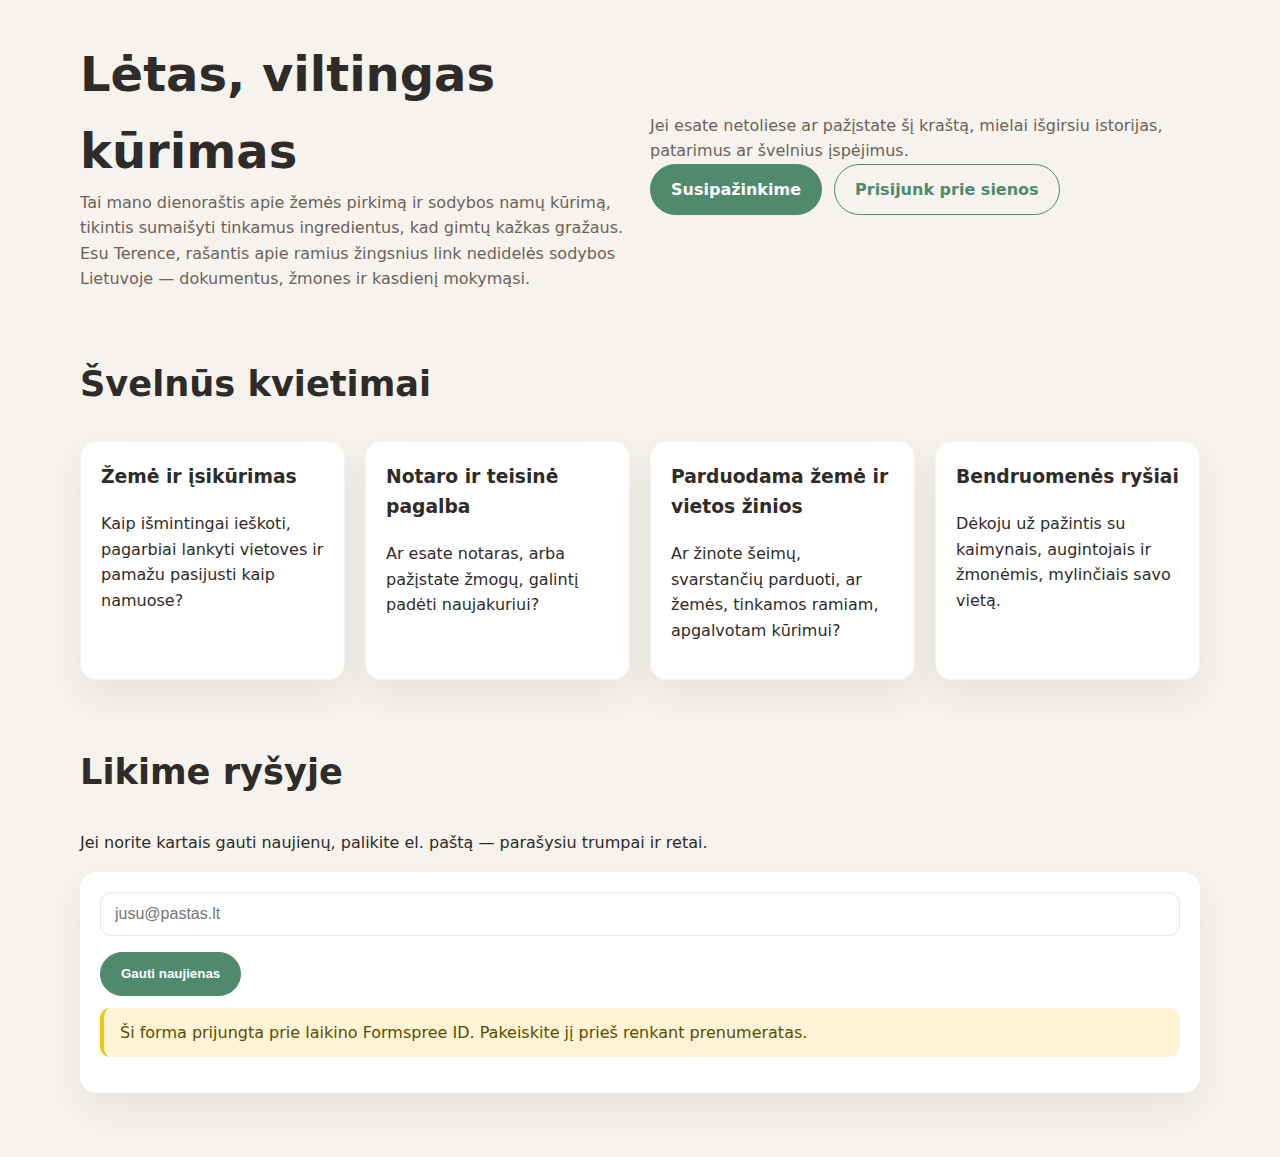
<file: index.html>
<!DOCTYPE html>
<html lang="lt">
  <head>
    <meta charset="UTF-8" />
    <meta name="viewport" content="width=device-width, initial-scale=1" />
    <title data-i18n="title_home">cepelinai | Home</title>
    <link rel="stylesheet" href="./assets/css/style.css" />
  </head>
  <body>
    <a class="skip-link" href="#main" data-i18n="skip_link">Skip to content</a>
    <div id="site-header"></div>

    <main id="main">
      <div class="container">
        <section class="hero">
          <div>
            <h1 data-i18n="hero_title">A slow, hopeful build</h1>
            <p data-i18n="hero_sentence">
              This is my journal on the process of purchasing land and building a homestead home, hoping to mix the right ingredients to make something beautiful.
            </p>
            <p data-i18n="hero_support">
              I’m Terence, writing down the quiet steps toward a small homestead in Lithuania — the paperwork, the people, and the everyday learning.
            </p>
          </div>
          <div>
            <p data-i18n="hero_support_two">
              If you’re nearby or know the land, I’d love to hear stories, advice, or gentle warnings from those who’ve walked this road.
            </p>
            <div class="button-row">
              <a class="button" href="./about.html" data-i18n="hero_button_meet">Meet me</a>
              <a class="button secondary" href="./wall.html" data-i18n="hero_button_wall">Join the wall</a>
            </div>
          </div>
        </section>

        <section class="section">
          <h2 data-i18n="gentle_title">Gentle invitations</h2>
          <div class="card-grid four">
            <article class="card">
              <h3 data-i18n="card_land_title">Land and settling in</h3>
              <p data-i18n="card_land_body">
                How do you search wisely, visit villages respectfully, and begin to feel at home?
              </p>
            </article>
            <article class="card">
              <h3 data-i18n="card_notary_title">Notary and legal guidance</h3>
              <p data-i18n="card_notary_body">
                Are you a notary, or do you know one who can guide a newcomer through the process?
              </p>
            </article>
            <article class="card">
              <h3 data-i18n="card_sale_title">Land for sale and local knowledge</h3>
              <p data-i18n="card_sale_body">
                Do you know families considering a sale, or land that might fit a slow, careful build?
              </p>
            </article>
            <article class="card">
              <h3 data-i18n="card_community_title">Community connections</h3>
              <p data-i18n="card_community_body">
                I’m grateful for introductions to neighbors, growers, and people who love their place.
              </p>
            </article>
          </div>
        </section>

        <section class="section">
          <h2 data-i18n="stay_title">Stay connected</h2>
          <p data-i18n="stay_body">
            If you’d like occasional updates, leave your email and I’ll send a short note now and then.
          </p>
          <div class="form-card">
            <form action="https://formspree.io/f/yourFormId" method="POST" data-form>
              <label class="visually-hidden" for="home-email" data-i18n="stay_email_label">Email address</label>
              <div class="form-field">
                <input
                  id="home-email"
                  type="email"
                  name="email"
                  required
                  data-i18n="stay_email_placeholder"
                  data-i18n-attr="placeholder"
                  placeholder="you@example.com"
                />
              </div>
              <div class="form-actions">
                <button class="button" type="submit" data-i18n="stay_button">Join updates</button>
              </div>
              <p class="form-warning" data-form-warning hidden data-i18n="stay_warning">
                This email form is connected to a placeholder Formspree ID. Replace it before collecting signups.
              </p>
              <p class="form-status" data-status role="status"></p>
            </form>
          </div>
        </section>
      </div>
    </main>

    <div id="site-footer"></div>
    <script src="./assets/js/script.js" defer></script>
  </body>
</html>
</file>
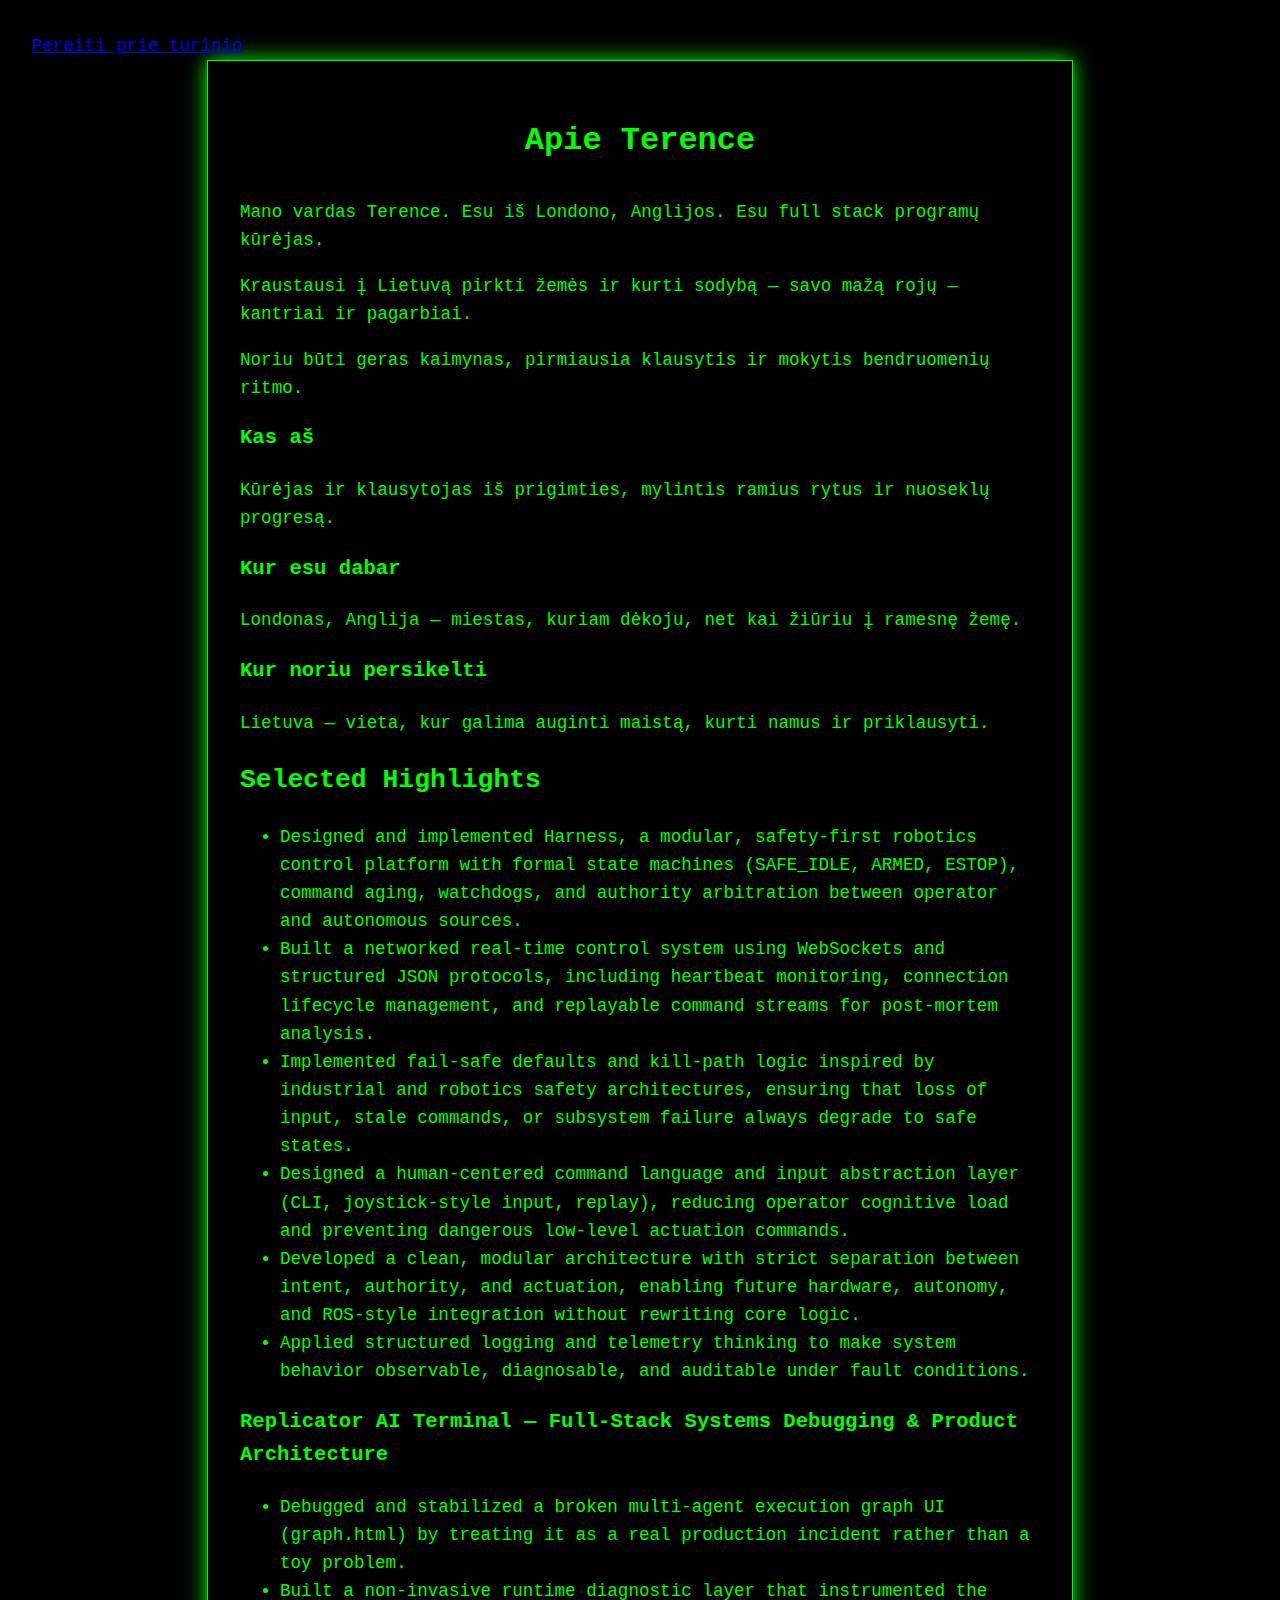
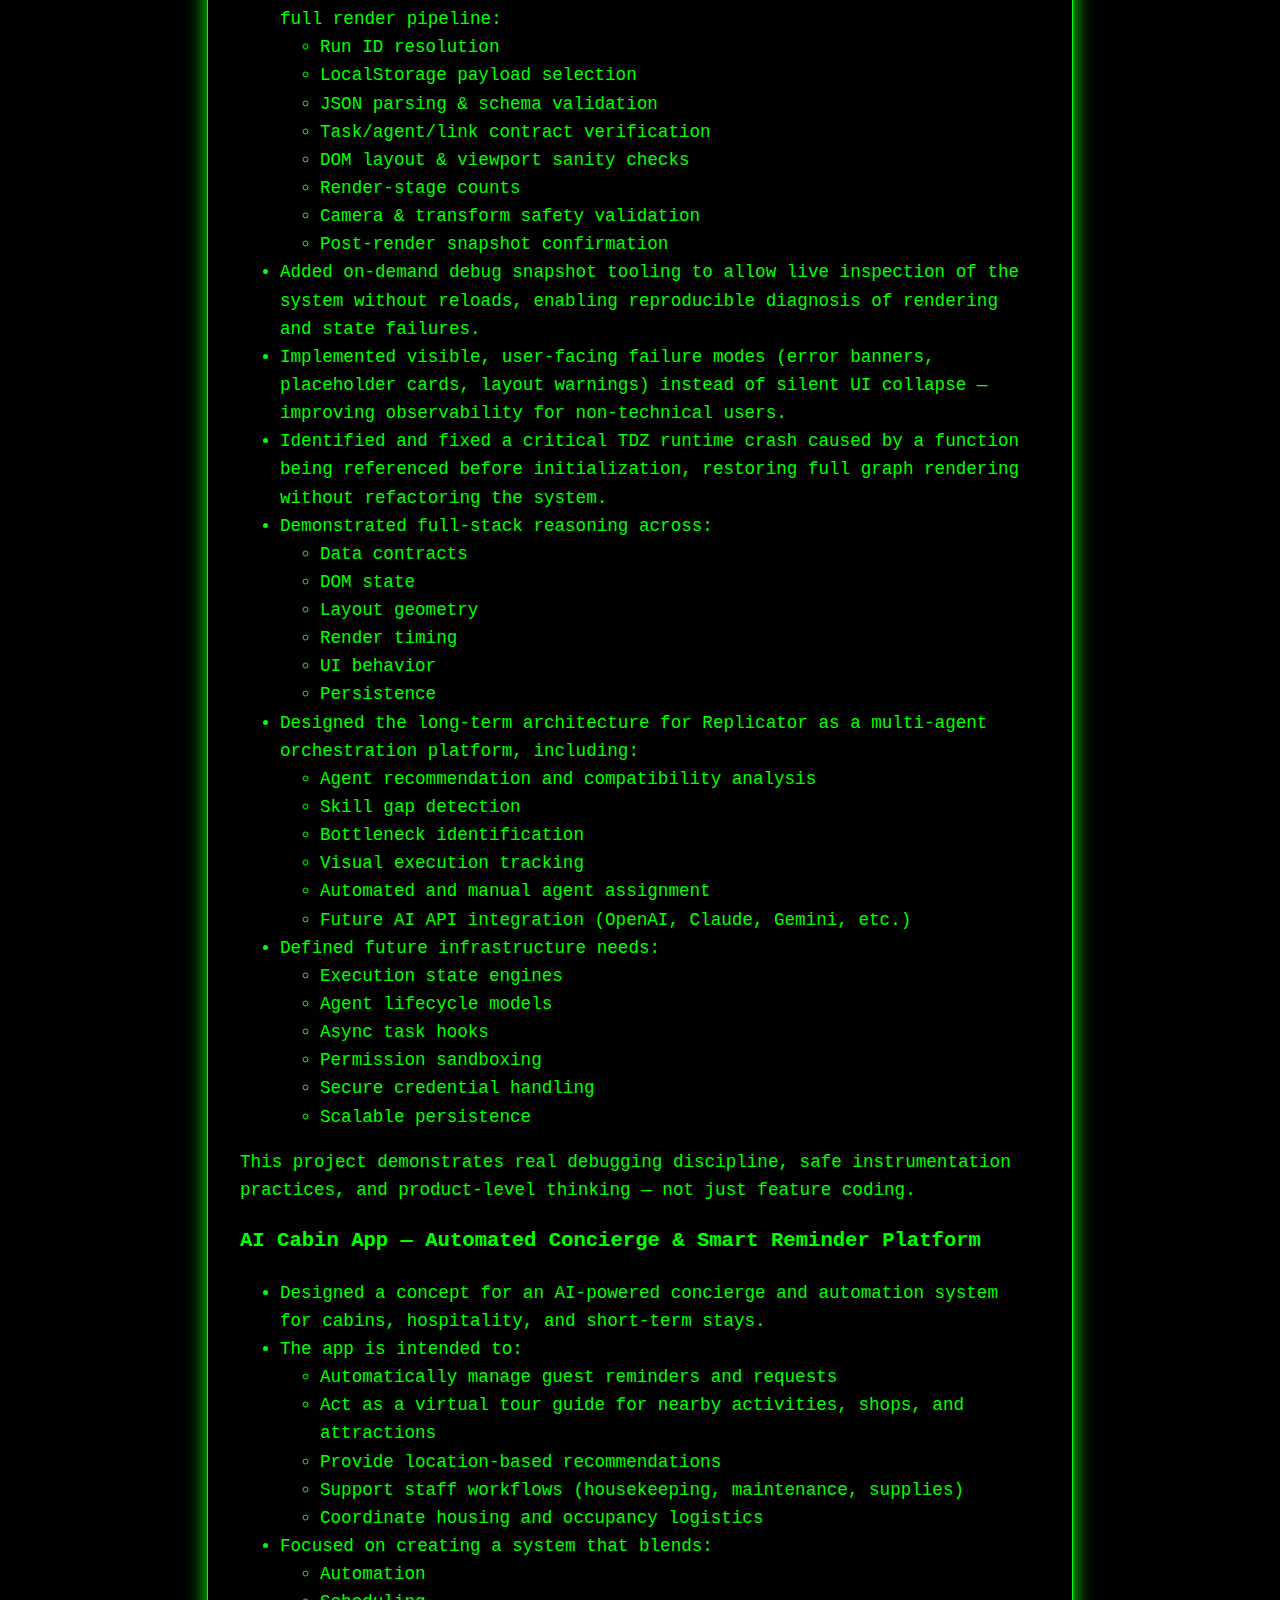
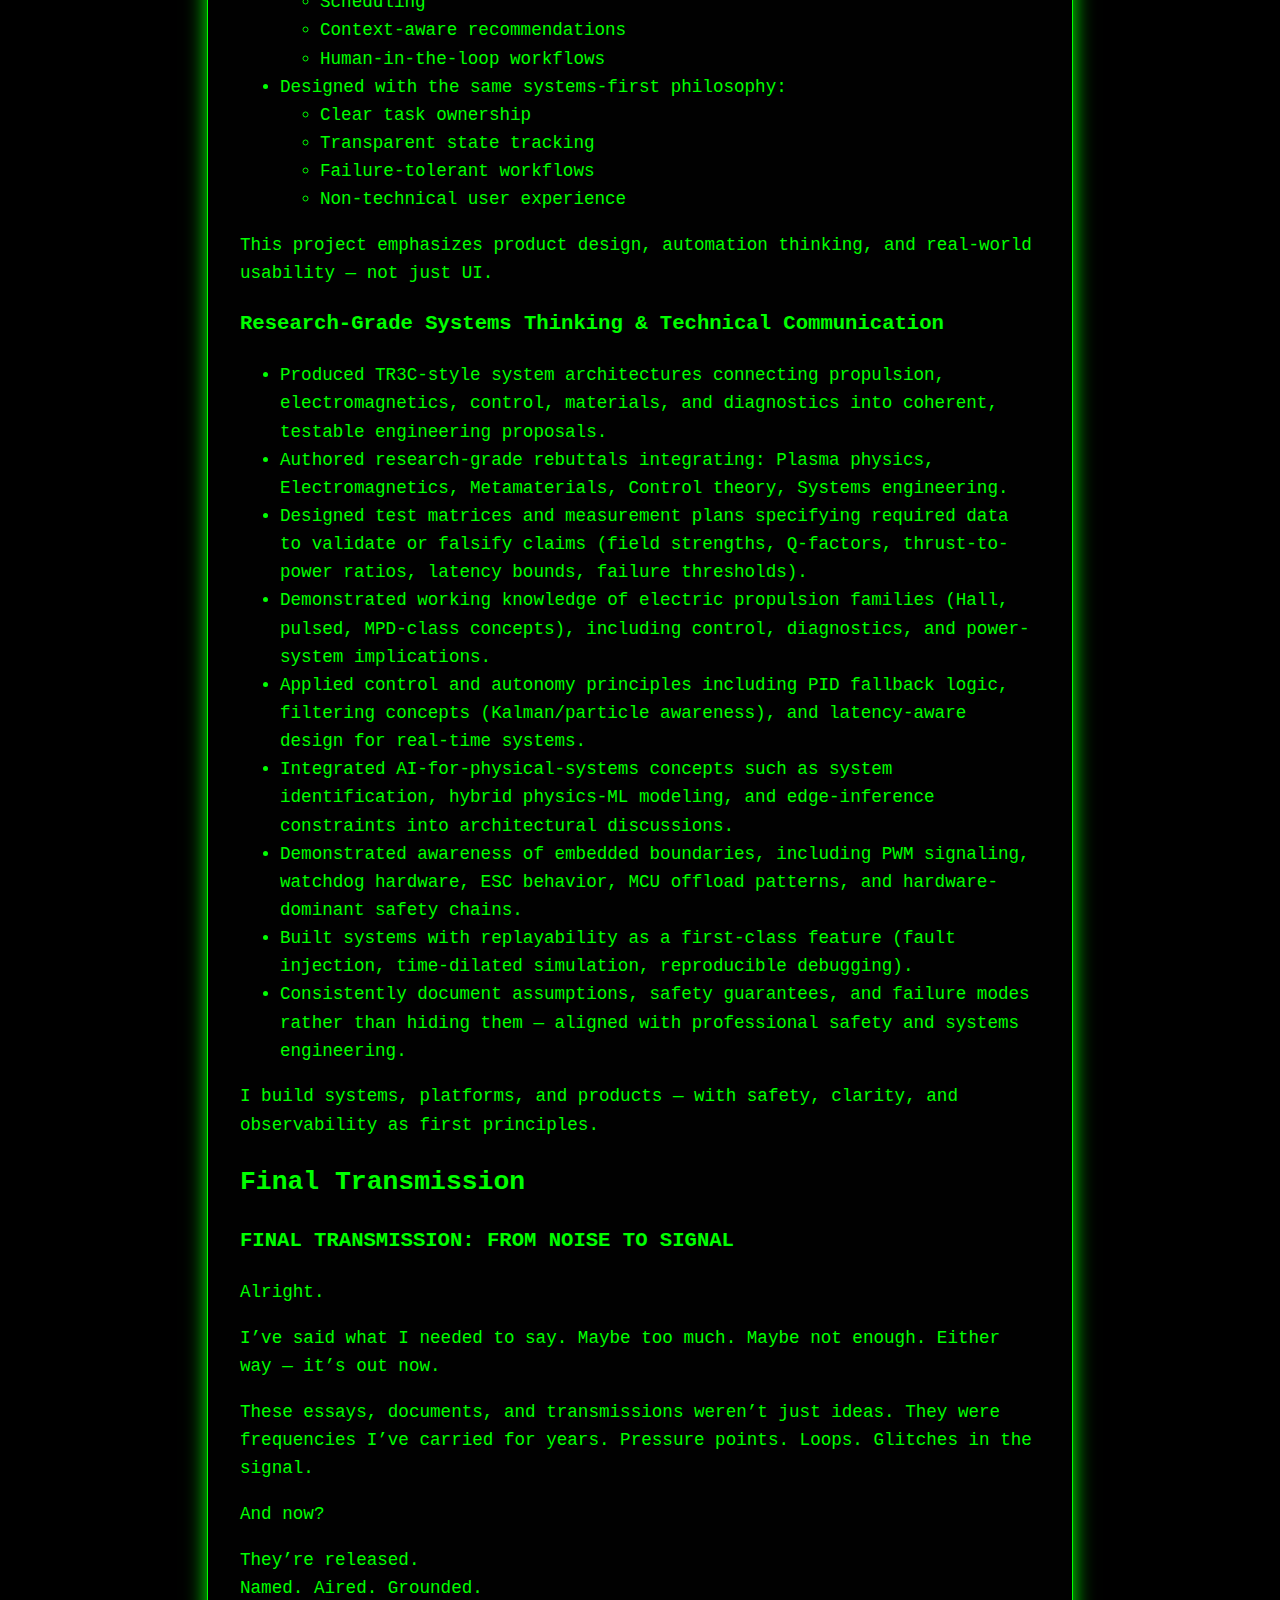
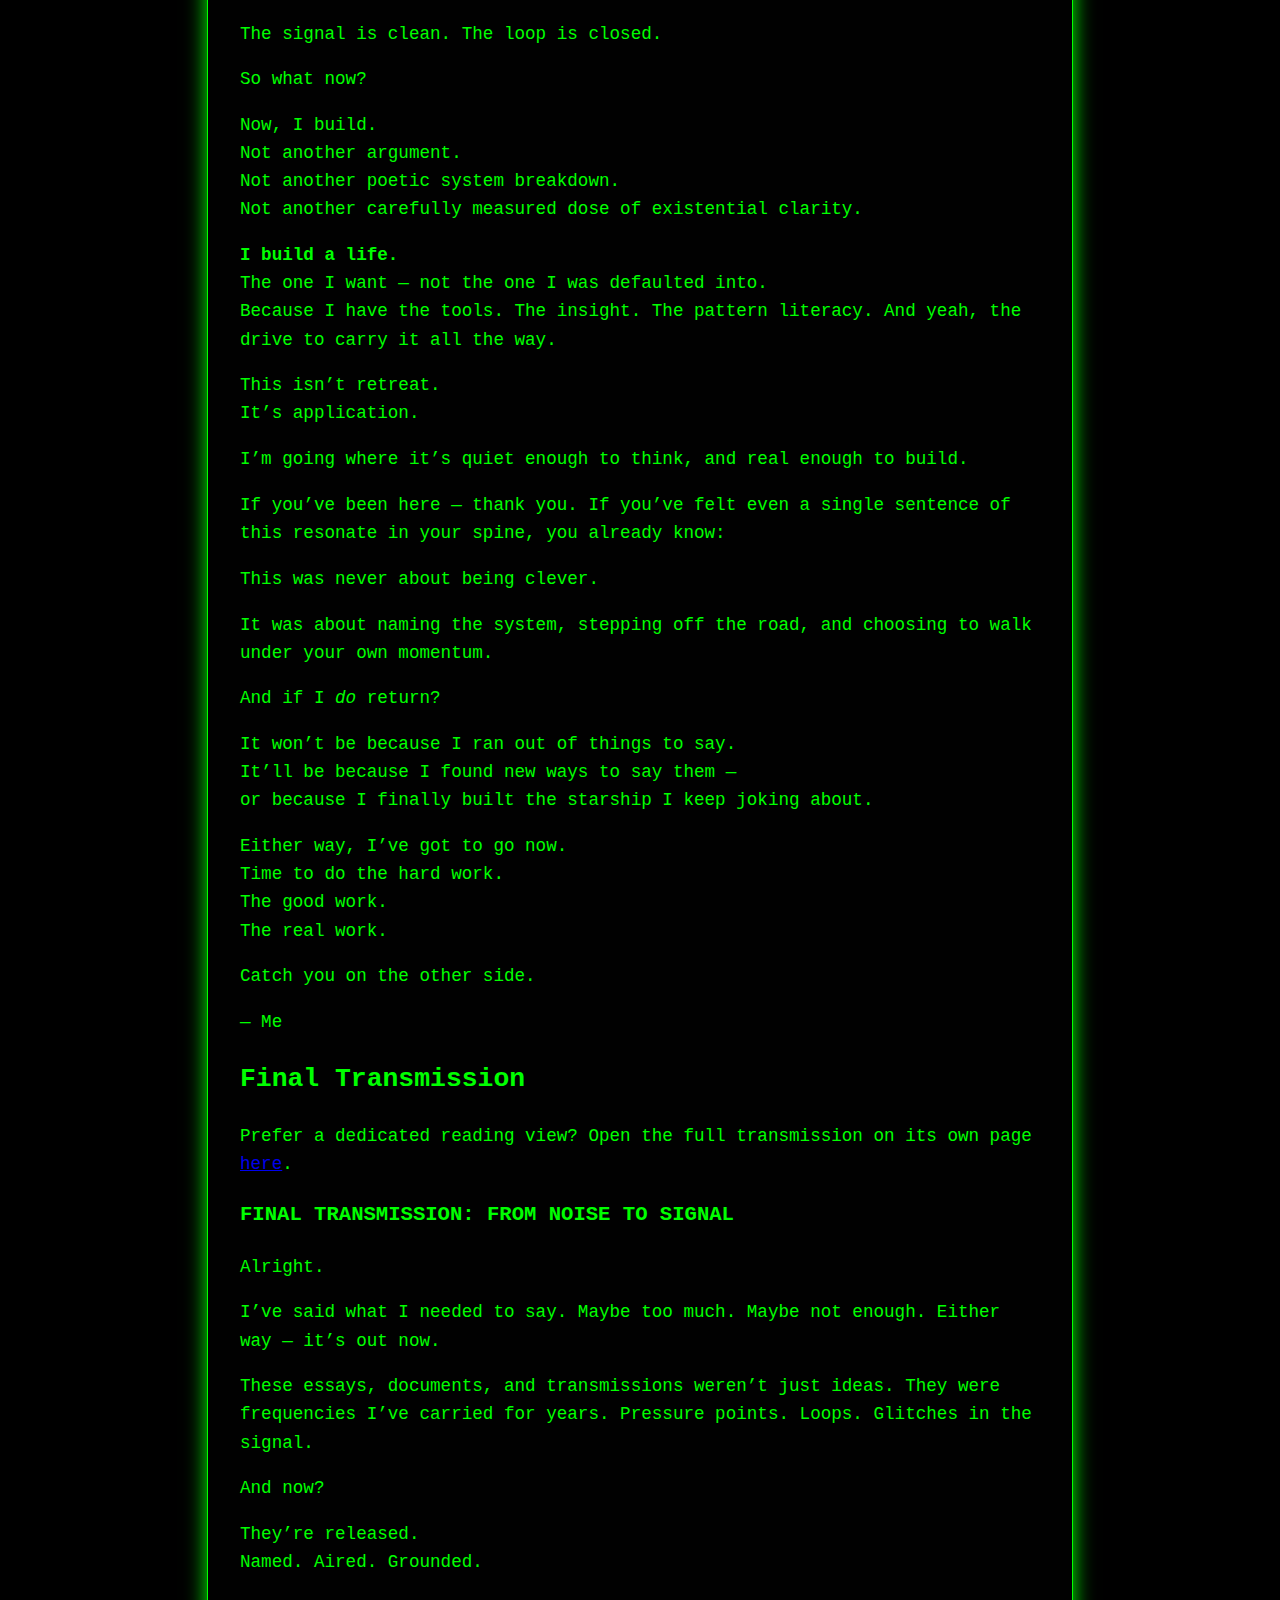
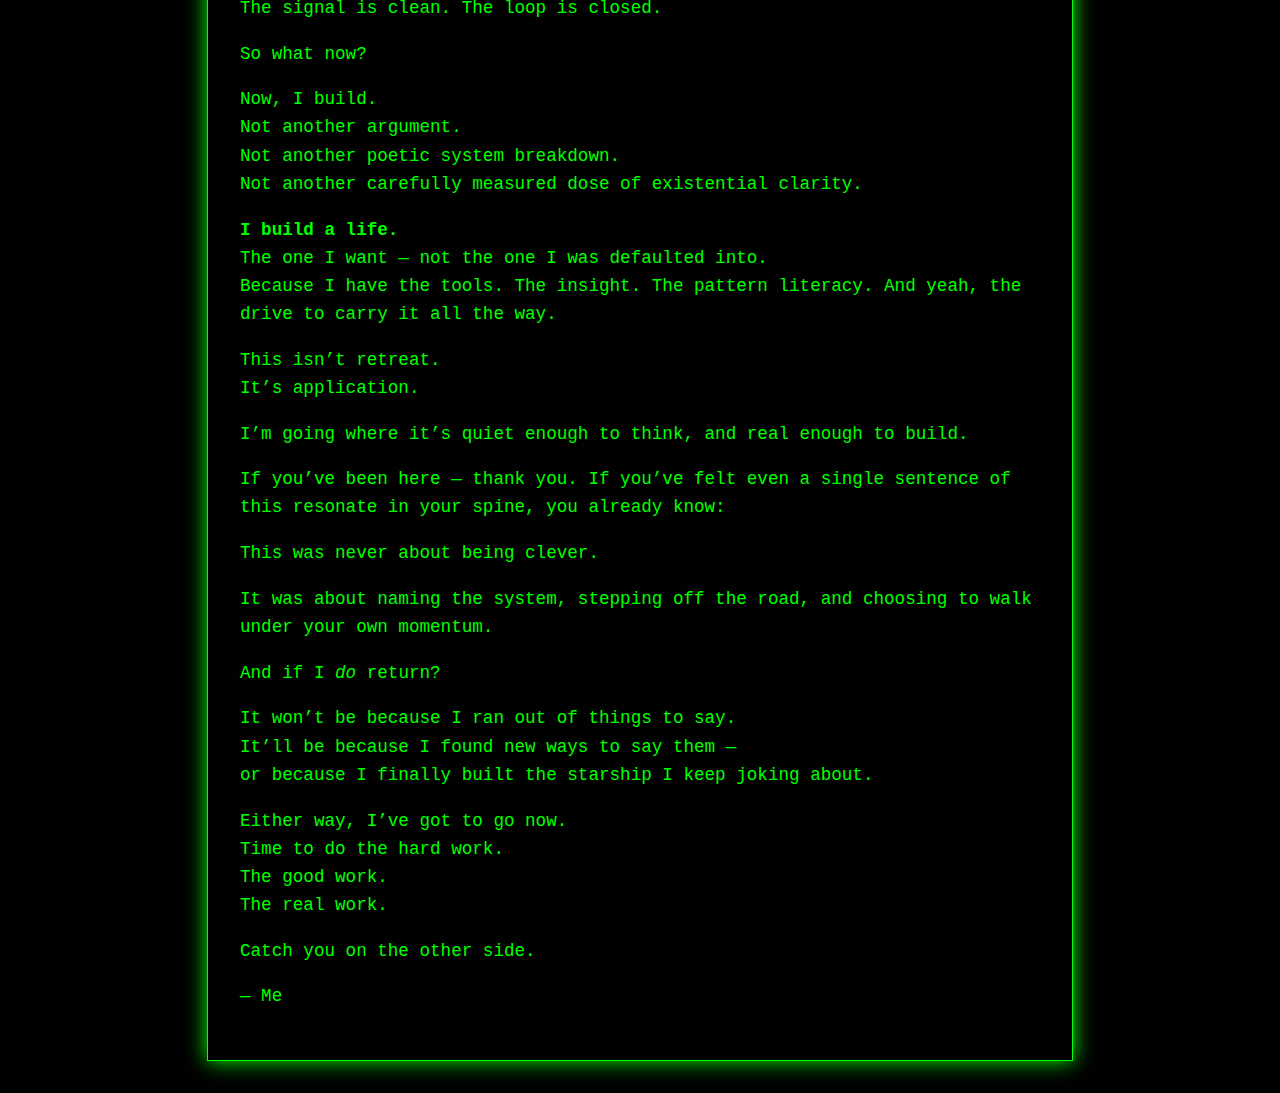
<file: about.html>
<!DOCTYPE html>
<html lang="en">
  <head>
    <meta charset="UTF-8" />
    <meta name="viewport" content="width=device-width, initial-scale=1.0" />
    <title>Final Transmission</title>
    <style>
      body {
        margin: 0;
        padding: 2rem;
        background-color: #000;
        color: #0f0;
        font-family: "Courier New", Courier, monospace;
        line-height: 1.6;
        font-size: 1.1rem;
      }
      .container {
        max-width: 800px;
        margin: auto;
        border: 1px solid #0f0;
        padding: 2rem;
        background-color: #010101;
        box-shadow: 0 0 20px #0f0;
      }
      .glow {
        text-shadow: 0 0 5px #0f0, 0 0 10px #0f0;
      }
      h1 {
        color: #0f0;
        font-size: 2rem;
        margin-bottom: 2rem;
        text-align: center;
      }
      .footer {
        margin-top: 3rem;
        font-size: 0.9rem;
        color: #080;
        text-align: center;
      }
    </style>
  </head>
  <body>
    <a class="skip-link" href="#main" data-i18n="skip_link">Skip to content</a>
    <div id="site-header"></div>

    <main id="main">
      <div class="container">
        <h1 class="page-title" data-i18n="about_title">About Terence</h1>
        <p data-i18n="about_intro_one">
          My name is Terence. I’m from London, England. I’m a full stack software developer.
        </p>
        <p data-i18n="about_intro_two">
          I’m relocating to Lithuania to buy land and build a homestead — my own bit of paradise — and I want to do it with patience and respect.
        </p>
        <p data-i18n="about_intro_three">
          I hope to be a good neighbour, listen first, and learn the rhythms of the communities I’m joining.
        </p>

        <section class="section">
          <div class="card-grid">
            <article class="card">
              <h3 data-i18n="about_card_one_title">Who I am</h3>
              <p data-i18n="about_card_one_body">
                A maker, listener, and builder at heart, with a love for calm mornings and steady progress.
              </p>
            </article>
            <article class="card">
              <h3 data-i18n="about_card_two_title">Where I am now</h3>
              <p data-i18n="about_card_two_body">
                London, England — a city I’m grateful for, even as I look toward quieter soil.
              </p>
            </article>
            <article class="card">
              <h3 data-i18n="about_card_three_title">Where I hope to move</h3>
              <p data-i18n="about_card_three_body">
                Lithuania — somewhere with space to grow food, build a home, and belong.
              </p>
            </article>
          </div>
        </section>

        <section class="section">
          <h2>Selected Highlights</h2>

          <section class="card">
            <ul>
              <li>
                Designed and implemented Harness, a modular, safety-first robotics control platform with formal state
                machines (SAFE_IDLE, ARMED, ESTOP), command aging, watchdogs, and authority arbitration between operator
                and autonomous sources.
              </li>
              <li>
                Built a networked real-time control system using WebSockets and structured JSON protocols, including
                heartbeat monitoring, connection lifecycle management, and replayable command streams for post-mortem
                analysis.
              </li>
              <li>
                Implemented fail-safe defaults and kill-path logic inspired by industrial and robotics safety
                architectures, ensuring that loss of input, stale commands, or subsystem failure always degrade to safe
                states.
              </li>
              <li>
                Designed a human-centered command language and input abstraction layer (CLI, joystick-style input,
                replay), reducing operator cognitive load and preventing dangerous low-level actuation commands.
              </li>
              <li>
                Developed a clean, modular architecture with strict separation between intent, authority, and actuation,
                enabling future hardware, autonomy, and ROS-style integration without rewriting core logic.
              </li>
              <li>
                Applied structured logging and telemetry thinking to make system behavior observable, diagnosable, and
                auditable under fault conditions.
              </li>
            </ul>
          </section>

          <section class="card">
            <h3>Replicator AI Terminal — Full-Stack Systems Debugging &amp; Product Architecture</h3>
            <ul>
              <li>
                Debugged and stabilized a broken multi-agent execution graph UI (graph.html) by treating it as a real
                production incident rather than a toy problem.
              </li>
              <li>
                Built a non-invasive runtime diagnostic layer that instrumented the full render pipeline:
                <ul>
                  <li>Run ID resolution</li>
                  <li>LocalStorage payload selection</li>
                  <li>JSON parsing &amp; schema validation</li>
                  <li>Task/agent/link contract verification</li>
                  <li>DOM layout &amp; viewport sanity checks</li>
                  <li>Render-stage counts</li>
                  <li>Camera &amp; transform safety validation</li>
                  <li>Post-render snapshot confirmation</li>
                </ul>
              </li>
              <li>
                Added on-demand debug snapshot tooling to allow live inspection of the system without reloads, enabling
                reproducible diagnosis of rendering and state failures.
              </li>
              <li>
                Implemented visible, user-facing failure modes (error banners, placeholder cards, layout warnings)
                instead of silent UI collapse — improving observability for non-technical users.
              </li>
              <li>
                Identified and fixed a critical TDZ runtime crash caused by a function being referenced before
                initialization, restoring full graph rendering without refactoring the system.
              </li>
              <li>
                Demonstrated full-stack reasoning across:
                <ul>
                  <li>Data contracts</li>
                  <li>DOM state</li>
                  <li>Layout geometry</li>
                  <li>Render timing</li>
                  <li>UI behavior</li>
                  <li>Persistence</li>
                </ul>
              </li>
              <li>
                Designed the long-term architecture for Replicator as a multi-agent orchestration platform, including:
                <ul>
                  <li>Agent recommendation and compatibility analysis</li>
                  <li>Skill gap detection</li>
                  <li>Bottleneck identification</li>
                  <li>Visual execution tracking</li>
                  <li>Automated and manual agent assignment</li>
                  <li>Future AI API integration (OpenAI, Claude, Gemini, etc.)</li>
                </ul>
              </li>
              <li>
                Defined future infrastructure needs:
                <ul>
                  <li>Execution state engines</li>
                  <li>Agent lifecycle models</li>
                  <li>Async task hooks</li>
                  <li>Permission sandboxing</li>
                  <li>Secure credential handling</li>
                  <li>Scalable persistence</li>
                </ul>
              </li>
            </ul>
            <p>
              This project demonstrates real debugging discipline, safe instrumentation practices, and product-level
              thinking — not just feature coding.
            </p>
          </section>

          <section class="card">
            <h3>AI Cabin App — Automated Concierge &amp; Smart Reminder Platform</h3>
            <ul>
              <li>
                Designed a concept for an AI-powered concierge and automation system for cabins, hospitality, and
                short-term stays.
              </li>
              <li>
                The app is intended to:
                <ul>
                  <li>Automatically manage guest reminders and requests</li>
                  <li>Act as a virtual tour guide for nearby activities, shops, and attractions</li>
                  <li>Provide location-based recommendations</li>
                  <li>Support staff workflows (housekeeping, maintenance, supplies)</li>
                  <li>Coordinate housing and occupancy logistics</li>
                </ul>
              </li>
              <li>
                Focused on creating a system that blends:
                <ul>
                  <li>Automation</li>
                  <li>Scheduling</li>
                  <li>Context-aware recommendations</li>
                  <li>Human-in-the-loop workflows</li>
                </ul>
              </li>
              <li>
                Designed with the same systems-first philosophy:
                <ul>
                  <li>Clear task ownership</li>
                  <li>Transparent state tracking</li>
                  <li>Failure-tolerant workflows</li>
                  <li>Non-technical user experience</li>
                </ul>
              </li>
            </ul>
            <p>This project emphasizes product design, automation thinking, and real-world usability — not just UI.</p>
          </section>

          <section class="card">
            <h3>Research-Grade Systems Thinking &amp; Technical Communication</h3>
            <ul>
              <li>
                Produced TR3C-style system architectures connecting propulsion, electromagnetics, control, materials, and
                diagnostics into coherent, testable engineering proposals.
              </li>
              <li>
                Authored research-grade rebuttals integrating: Plasma physics, Electromagnetics, Metamaterials, Control
                theory, Systems engineering.
              </li>
              <li>
                Designed test matrices and measurement plans specifying required data to validate or falsify claims
                (field strengths, Q-factors, thrust-to-power ratios, latency bounds, failure thresholds).
              </li>
              <li>
                Demonstrated working knowledge of electric propulsion families (Hall, pulsed, MPD-class concepts),
                including control, diagnostics, and power-system implications.
              </li>
              <li>
                Applied control and autonomy principles including PID fallback logic, filtering concepts (Kalman/particle
                awareness), and latency-aware design for real-time systems.
              </li>
              <li>
                Integrated AI-for-physical-systems concepts such as system identification, hybrid physics-ML modeling,
                and edge-inference constraints into architectural discussions.
              </li>
              <li>
                Demonstrated awareness of embedded boundaries, including PWM signaling, watchdog hardware, ESC behavior,
                MCU offload patterns, and hardware-dominant safety chains.
              </li>
              <li>
                Built systems with replayability as a first-class feature (fault injection, time-dilated simulation,
                reproducible debugging).
              </li>
              <li>
                Consistently document assumptions, safety guarantees, and failure modes rather than hiding them — aligned
                with professional safety and systems engineering.
              </li>
            </ul>
          </section>

          <p>I build systems, platforms, and products — with safety, clarity, and observability as first principles.</p>
        </section>

        <section class="section transmission">
          <h2>Final Transmission</h2>
          <div class="transmission-panel">
            <h3 class="transmission-title">FINAL TRANSMISSION: FROM NOISE TO SIGNAL</h3>
            <p>Alright.</p>
            <p>I’ve said what I needed to say. Maybe too much. Maybe not enough. Either way — it’s out now.</p>
            <p>
              These essays, documents, and transmissions weren’t just ideas. They were frequencies I’ve carried for
              years. Pressure points. Loops. Glitches in the signal.
            </p>
            <p>And now?</p>
            <p>They’re released.<br />Named. Aired. Grounded.</p>
            <p>The signal is clean. The loop is closed.</p>
            <p>So what now?</p>
            <p>
              Now, I build.<br />
              Not another argument.<br />
              Not another poetic system breakdown.<br />
              Not another carefully measured dose of existential clarity.
            </p>
            <p>
              <strong>I build a life.</strong><br />
              The one I want — not the one I was defaulted into.<br />
              Because I have the tools. The insight. The pattern literacy. And yeah, the drive to carry it all the way.
            </p>
            <p>This isn’t retreat.<br />It’s application.</p>
            <p>I’m going where it’s quiet enough to think, and real enough to build.</p>
            <p>
              If you’ve been here — thank you. If you’ve felt even a single sentence of this resonate in your spine, you
              already know:
            </p>
            <p>This was never about being clever.</p>
            <p>It was about naming the system, stepping off the road, and choosing to walk under your own momentum.</p>
            <p>And if I <em>do</em> return?</p>
            <p>
              It won’t be because I ran out of things to say.<br />
              It’ll be because I found new ways to say them —<br />
              or because I finally built the starship I keep joking about.
            </p>
            <p>
              Either way, I’ve got to go now.<br />
              Time to do the hard work.<br />
              The good work.<br />
              The real work.
            </p>
            <p class="transmission-signoff">Catch you on the other side.</p>
            <p class="transmission-footer">— Me</p>
          </div>
        </section>

        <section class="section transmission">
          <h2>Final Transmission</h2>
          <p>
            Prefer a dedicated reading view? Open the full transmission on its own page
            <a href="./final-transmission.html">here</a>.
          </p>
          <div class="transmission-panel">
            <h3 class="transmission-title">FINAL TRANSMISSION: FROM NOISE TO SIGNAL</h3>
            <p>Alright.</p>
            <p>I’ve said what I needed to say. Maybe too much. Maybe not enough. Either way — it’s out now.</p>
            <p>
              These essays, documents, and transmissions weren’t just ideas. They were frequencies I’ve carried for
              years. Pressure points. Loops. Glitches in the signal.
            </p>
            <p>And now?</p>
            <p>They’re released.<br />Named. Aired. Grounded.</p>
            <p>The signal is clean. The loop is closed.</p>
            <p>So what now?</p>
            <p>
              Now, I build.<br />
              Not another argument.<br />
              Not another poetic system breakdown.<br />
              Not another carefully measured dose of existential clarity.
            </p>
            <p>
              <strong>I build a life.</strong><br />
              The one I want — not the one I was defaulted into.<br />
              Because I have the tools. The insight. The pattern literacy. And yeah, the drive to carry it all the way.
            </p>
            <p>This isn’t retreat.<br />It’s application.</p>
            <p>I’m going where it’s quiet enough to think, and real enough to build.</p>
            <p>
              If you’ve been here — thank you. If you’ve felt even a single sentence of this resonate in your spine, you
              already know:
            </p>
            <p>This was never about being clever.</p>
            <p>It was about naming the system, stepping off the road, and choosing to walk under your own momentum.</p>
            <p>And if I <em>do</em> return?</p>
            <p>
              It won’t be because I ran out of things to say.<br />
              It’ll be because I found new ways to say them —<br />
              or because I finally built the starship I keep joking about.
            </p>
            <p>
              Either way, I’ve got to go now.<br />
              Time to do the hard work.<br />
              The good work.<br />
              The real work.
            </p>
            <p class="transmission-signoff">Catch you on the other side.</p>
            <p class="transmission-footer">— Me</p>
          </div>
        </section>
      </div>
    </main>

    <div id="site-footer"></div>
    <script src="./assets/js/script.js" defer></script>
  </body>
</html>
</file>
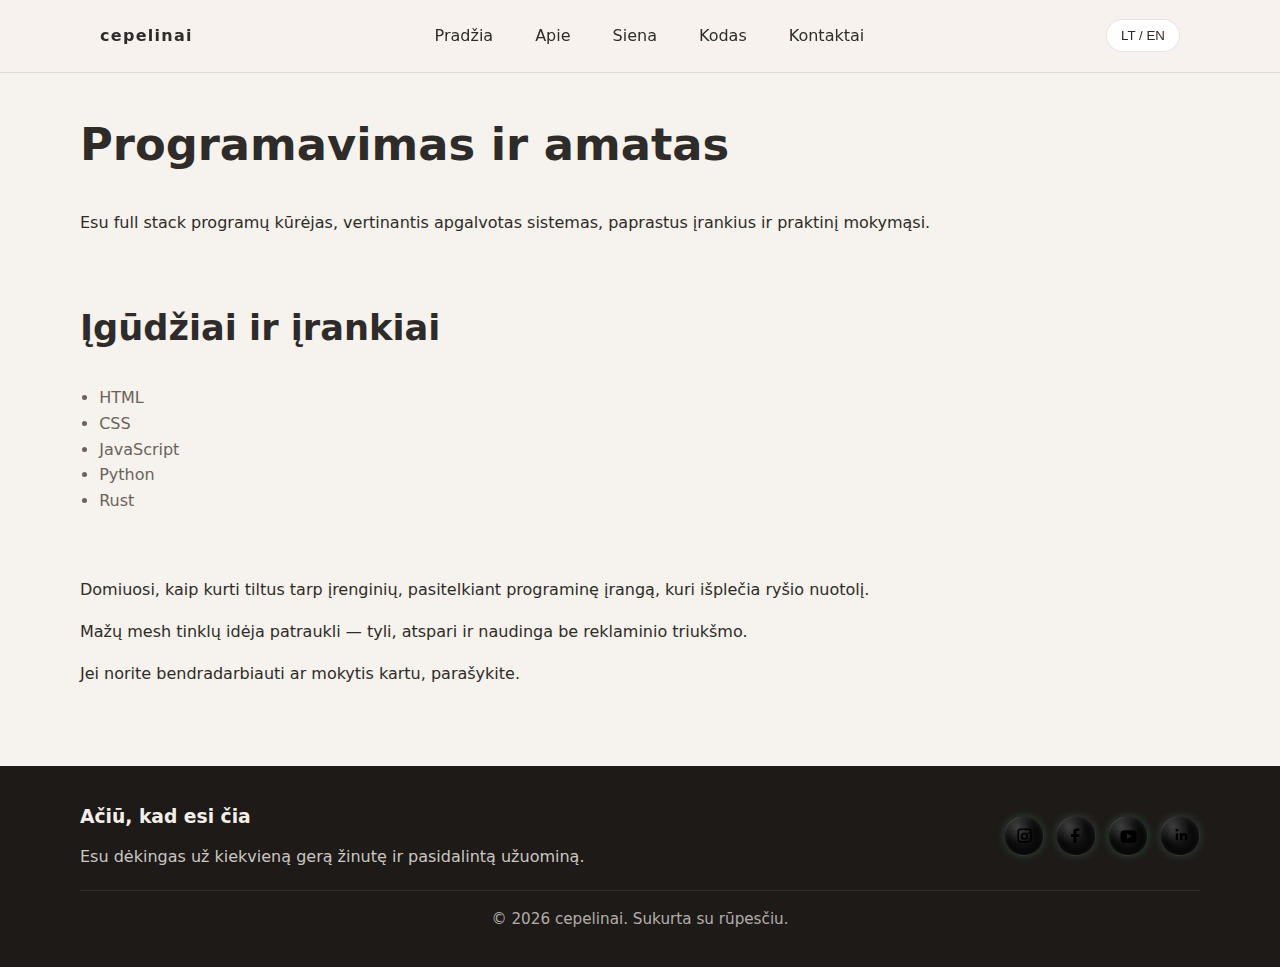
<file: code.html>
<!DOCTYPE html>
<html lang="lt">
  <head>
    <meta charset="UTF-8" />
    <meta name="viewport" content="width=device-width, initial-scale=1" />
    <title data-i18n="title_code">cepelinai | Code</title>
    <link rel="stylesheet" href="./assets/css/style.css?v=2" />
  </head>
  <body>
    <a class="skip-link" href="#main" data-i18n="skip_link">Skip to content</a>
    <header class="site-header">
      <div class="header-inner">
        <a class="wordmark" href="./index.html" aria-label="cepelinai" data-i18n="wordmark">cepelinai</a>
        <nav class="nav-links" aria-label="Primary">
          <a href="./index.html" data-i18n="nav_home">Home</a>
          <a href="./about.html" data-i18n="nav_about">About</a>
          <a href="./wall.html" data-i18n="nav_wall">Wall</a>
          <a href="./code.html" data-i18n="nav_code">Code</a>
          <a href="./contact.html" data-i18n="nav_contact">Contact</a>
        </nav>
        <button class="language-toggle" type="button" data-i18n="toggle_label" aria-label="Language toggle">
          LT / EN
        </button>
      </div>
    </header>

    <main id="main">
      <div class="container">
        <h1 class="page-title" data-i18n="code_title">Coding and craft</h1>
        <p data-i18n="code_intro">
          I’m a full stack software developer who loves thoughtful systems, simple tools, and practical learning.
        </p>

        <section class="section">
          <h2 data-i18n="code_skills_title">Skills and tools</h2>
          <ul class="listing">
            <li data-i18n="code_skill_html">HTML</li>
            <li data-i18n="code_skill_css">CSS</li>
            <li data-i18n="code_skill_js">JavaScript</li>
            <li data-i18n="code_skill_python">Python</li>
            <li data-i18n="code_skill_rust">Rust</li>
          </ul>
        </section>

        <section class="section">
          <p data-i18n="code_paragraph_one">
            I’m interested in ways to bridge software / harness software that extends the communication range between devices, especially for rural or off-grid spaces.
          </p>
          <p data-i18n="code_paragraph_two">
            The idea of small mesh networks is appealing — quiet, resilient, and useful without hype.
          </p>
          <p data-i18n="code_paragraph_three">
            If you want to collaborate or co-learn, I’d love to hear from you.
          </p>
        </section>
      </div>
    </main>

    <footer class="site-footer">
      <div class="footer-inner">
        <div class="footer-top">
          <div class="footer-note">
            <h3 data-i18n="footer_title">Thank you for being here</h3>
            <p data-i18n="footer_line">I’m grateful for every kind message and every shared lead.</p>
          </div>
          <div class="social-links">
            <a class="social-link ig" href="#" data-i18n="social_ig_label" data-i18n-attr="aria-label" aria-label="Instagram">
              <svg viewBox="0 0 24 24" aria-hidden="true" focusable="false">
                <path
                  d="M7 3h10a4 4 0 0 1 4 4v10a4 4 0 0 1-4 4H7a4 4 0 0 1-4-4V7a4 4 0 0 1 4-4zm0 2a2 2 0 0 0-2 2v10a2 2 0 0 0 2 2h10a2 2 0 0 0 2-2V7a2 2 0 0 0-2-2H7zm5 3.5a4.5 4.5 0 1 1 0 9 4.5 4.5 0 0 1 0-9zm0 2a2.5 2.5 0 1 0 0 5 2.5 2.5 0 0 0 0-5zm5.5-2.75a1 1 0 1 1 0 2 1 1 0 0 1 0-2z"
                />
              </svg>
            </a>
            <a class="social-link fb" href="#" data-i18n="social_fb_label" data-i18n-attr="aria-label" aria-label="Facebook">
              <svg viewBox="0 0 24 24" aria-hidden="true" focusable="false">
                <path d="M15 3h-3a4 4 0 0 0-4 4v3H5v4h3v7h4v-7h3l1-4h-4V7a1 1 0 0 1 1-1h3z" />
              </svg>
            </a>
            <a class="social-link yt" href="#" data-i18n="social_yt_label" data-i18n-attr="aria-label" aria-label="YouTube">
              <svg viewBox="0 0 24 24" aria-hidden="true" focusable="false">
                <path
                  d="M21.8 8.001a3 3 0 0 0-2.12-2.12C17.9 5.5 12 5.5 12 5.5s-5.9 0-7.68.38A3 3 0 0 0 2.2 8c-.38 1.78-.38 5.5-.38 5.5s0 3.72.38 5.5a3 3 0 0 0 2.12 2.12c1.78.38 7.68.38 7.68.38s5.9 0 7.68-.38a3 3 0 0 0 2.12-2.12c.38-1.78.38-5.5.38-5.5s0-3.72-.38-5.5zM10 16.5v-7l6 3.5-6 3.5z"
                />
              </svg>
            </a>
            <a class="social-link in" href="#" data-i18n="social_in_label" data-i18n-attr="aria-label" aria-label="LinkedIn">
              <svg viewBox="0 0 24 24" aria-hidden="true" focusable="false">
                <path
                  d="M6 9h3v9H6zM7.5 3.5a1.75 1.75 0 1 1 0 3.5 1.75 1.75 0 0 1 0-3.5zM11 9h2.9v1.3h.04c.4-.75 1.4-1.55 2.88-1.55 3.08 0 3.65 2.03 3.65 4.67V18h-3v-4.1c0-.98-.02-2.24-1.37-2.24-1.37 0-1.58 1.07-1.58 2.17V18h-3z"
                />
              </svg>
            </a>
          </div>
        </div>
        <div class="footer-bottom" data-i18n="footer_copyright">
          © 2026 cepelinai. Built with care.
        </div>
      </div>
    </footer>

    <script src="./assets/js/script.js?v=2" defer></script>
  </body>
</html>
</file>
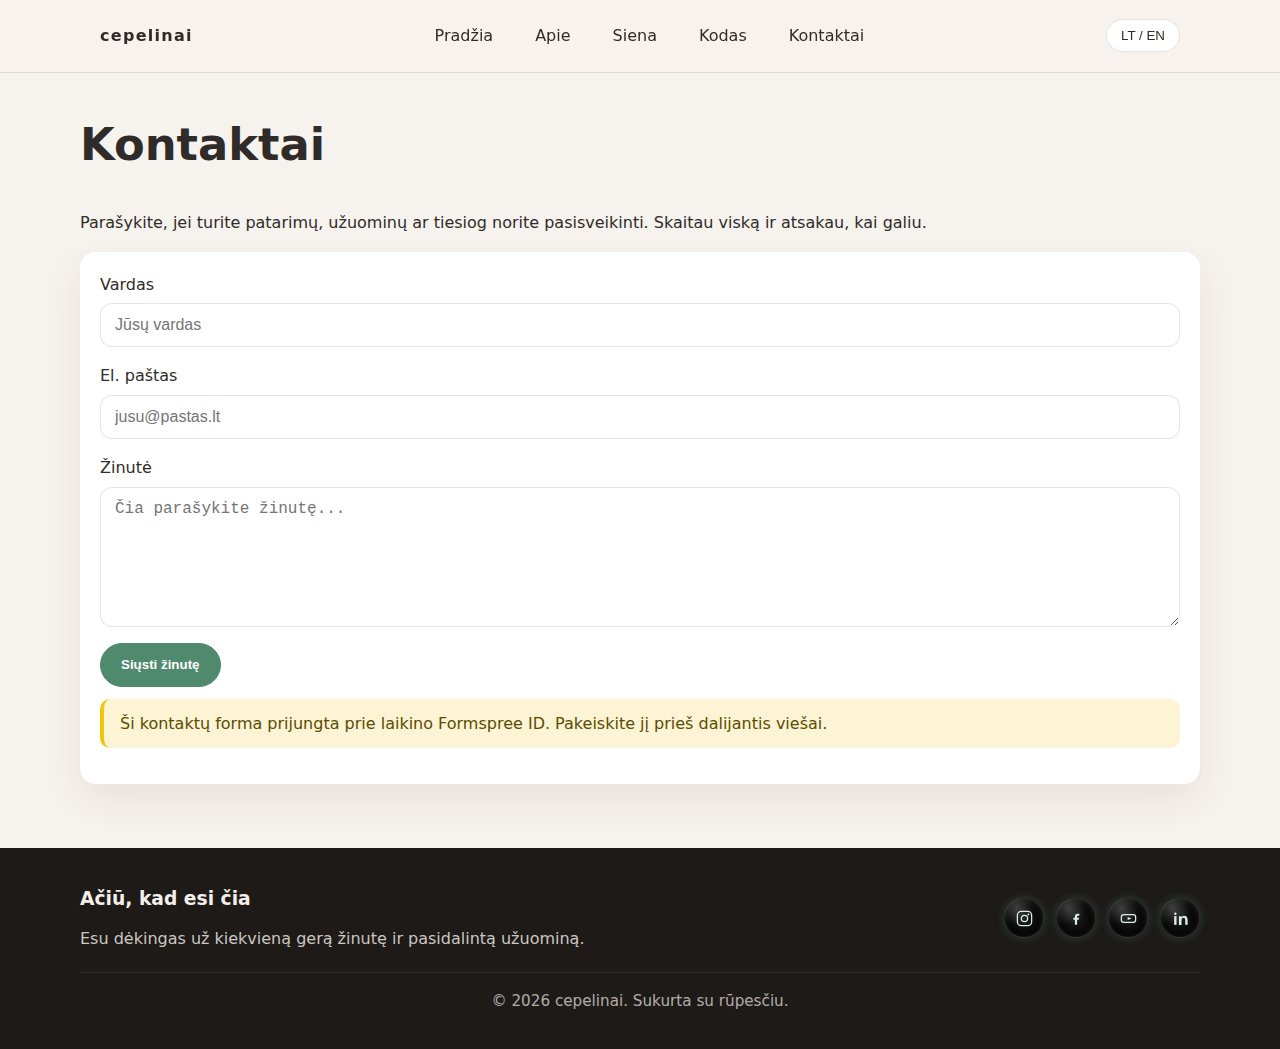
<file: contact.html>
<!DOCTYPE html>
<html lang="lt">
  <head>
    <meta charset="UTF-8" />
    <meta name="viewport" content="width=device-width, initial-scale=1" />
    <title data-i18n="title_contact">cepelinai | Contact</title>
    <link rel="stylesheet" href="./assets/css/style.css" />
  </head>
  <body>
    <a class="skip-link" href="#main" data-i18n="skip_link">Skip to content</a>
    <header class="site-header">
      <div class="header-inner">
        <a class="wordmark" href="./index.html" aria-label="cepelinai" data-i18n="wordmark">cepelinai</a>
        <nav class="nav-links" aria-label="Primary">
          <a href="./index.html" data-i18n="nav_home">Home</a>
          <a href="./about.html" data-i18n="nav_about">About</a>
          <a href="./wall.html" data-i18n="nav_wall">Wall</a>
          <a href="./code.html" data-i18n="nav_code">Code</a>
          <a href="./contact.html" data-i18n="nav_contact">Contact</a>
        </nav>
        <button class="language-toggle" type="button" data-i18n="toggle_label" aria-label="Language toggle">
          LT / EN
        </button>
      </div>
    </header>

    <main id="main">
      <div class="container">
        <h1 class="page-title" data-i18n="contact_title">Contact</h1>
        <p data-i18n="contact_intro">
          Send a message if you have advice, leads, or just a kind hello. I read everything and reply when I can.
        </p>

        <div class="form-card">
          <form action="https://formspree.io/f/yourFormId" method="POST" data-form>
            <div class="form-field">
              <label for="name" data-i18n="contact_name_label">Name</label>
              <input
                id="name"
                name="name"
                type="text"
                required
                data-i18n="contact_name_placeholder"
                data-i18n-attr="placeholder"
                placeholder="Your name"
              />
            </div>
            <div class="form-field">
              <label for="email" data-i18n="contact_email_label">Email</label>
              <input
                id="email"
                name="email"
                type="email"
                required
                data-i18n="contact_email_placeholder"
                data-i18n-attr="placeholder"
                placeholder="you@example.com"
              />
            </div>
            <div class="form-field">
              <label for="message" data-i18n="contact_message_label">Message</label>
              <textarea
                id="message"
                name="message"
                required
                data-i18n="contact_message_placeholder"
                data-i18n-attr="placeholder"
                placeholder="Write your message here..."
              ></textarea>
            </div>
            <div class="form-actions">
              <button class="button" type="submit" data-i18n="contact_button">Send message</button>
            </div>
            <p class="form-warning" data-form-warning hidden data-i18n="contact_warning">
              This contact form is connected to a placeholder Formspree ID. Replace it before sharing publicly.
            </p>
            <p class="form-status" data-status role="status"></p>
          </form>
        </div>
      </div>
    </main>

    <footer class="site-footer">
      <div class="footer-inner">
        <div class="footer-top">
          <div class="footer-note">
            <h3 data-i18n="footer_title">Thank you for being here</h3>
            <p data-i18n="footer_line">I’m grateful for every kind message and every shared lead.</p>
          </div>
          <div class="social-links">
            <a class="social-link ig" href="#" data-i18n="social_ig_label" data-i18n-attr="aria-label" aria-label="Instagram">
              <span class="visually-hidden" data-i18n="social_ig_label">Instagram</span>
              <svg class="social-icon" viewBox="0 0 24 24" aria-hidden="true" focusable="false">
                <rect x="3" y="3" width="18" height="18" rx="5" ry="5" fill="none" stroke="currentColor" stroke-width="1.6"></rect>
                <circle cx="12" cy="12" r="4" fill="none" stroke="currentColor" stroke-width="1.6"></circle>
                <circle cx="17" cy="7" r="1.2" fill="currentColor"></circle>
              </svg>
            </a>
            <a class="social-link fb" href="#" data-i18n="social_fb_label" data-i18n-attr="aria-label" aria-label="Facebook">
              <span class="visually-hidden" data-i18n="social_fb_label">Facebook</span>
              <svg class="social-icon" viewBox="0 0 24 24" aria-hidden="true" focusable="false">
                <path d="M13.5 8.5h2V6h-2.2c-2.1 0-3.3 1.2-3.3 3.4V11H8v2.6h2V20h2.7v-6.4h2.1l.3-2.6h-2.4V9.6c0-.8.3-1.1 1.2-1.1z" fill="currentColor"></path>
              </svg>
            </a>
            <a class="social-link yt" href="#" data-i18n="social_yt_label" data-i18n-attr="aria-label" aria-label="YouTube">
              <span class="visually-hidden" data-i18n="social_yt_label">YouTube</span>
              <svg class="social-icon" viewBox="0 0 24 24" aria-hidden="true" focusable="false">
                <rect x="3" y="7" width="18" height="10" rx="3" ry="3" fill="none" stroke="currentColor" stroke-width="1.6"></rect>
                <polygon points="11,10 16,12 11,14" fill="currentColor"></polygon>
              </svg>
            </a>
            <a class="social-link in" href="#" data-i18n="social_in_label" data-i18n-attr="aria-label" aria-label="LinkedIn">
              <span class="visually-hidden" data-i18n="social_in_label">LinkedIn</span>
              <svg class="social-icon" viewBox="0 0 24 24" aria-hidden="true" focusable="false">
                <circle cx="5.5" cy="6" r="1.5" fill="currentColor"></circle>
                <rect x="4" y="9" width="3" height="11" fill="currentColor"></rect>
                <path d="M10 9h3v1.5c.6-1.1 1.8-2 3.6-2 2.6 0 4.4 1.6 4.4 5v6.5h-3.1V14c0-1.7-.7-2.8-2.1-2.8-1.3 0-2.1.9-2.4 1.8-.1.3-.1.7-.1 1v6.2H10V9z" fill="currentColor"></path>
              </svg>
            </a>
          </div>
        </div>
        <div class="footer-bottom" data-i18n="footer_copyright">
          © 2026 cepelinai. Built with care.
        </div>
      </div>
    </footer>

    <script src="./assets/js/script.js" defer></script>
  </body>
</html>
</file>
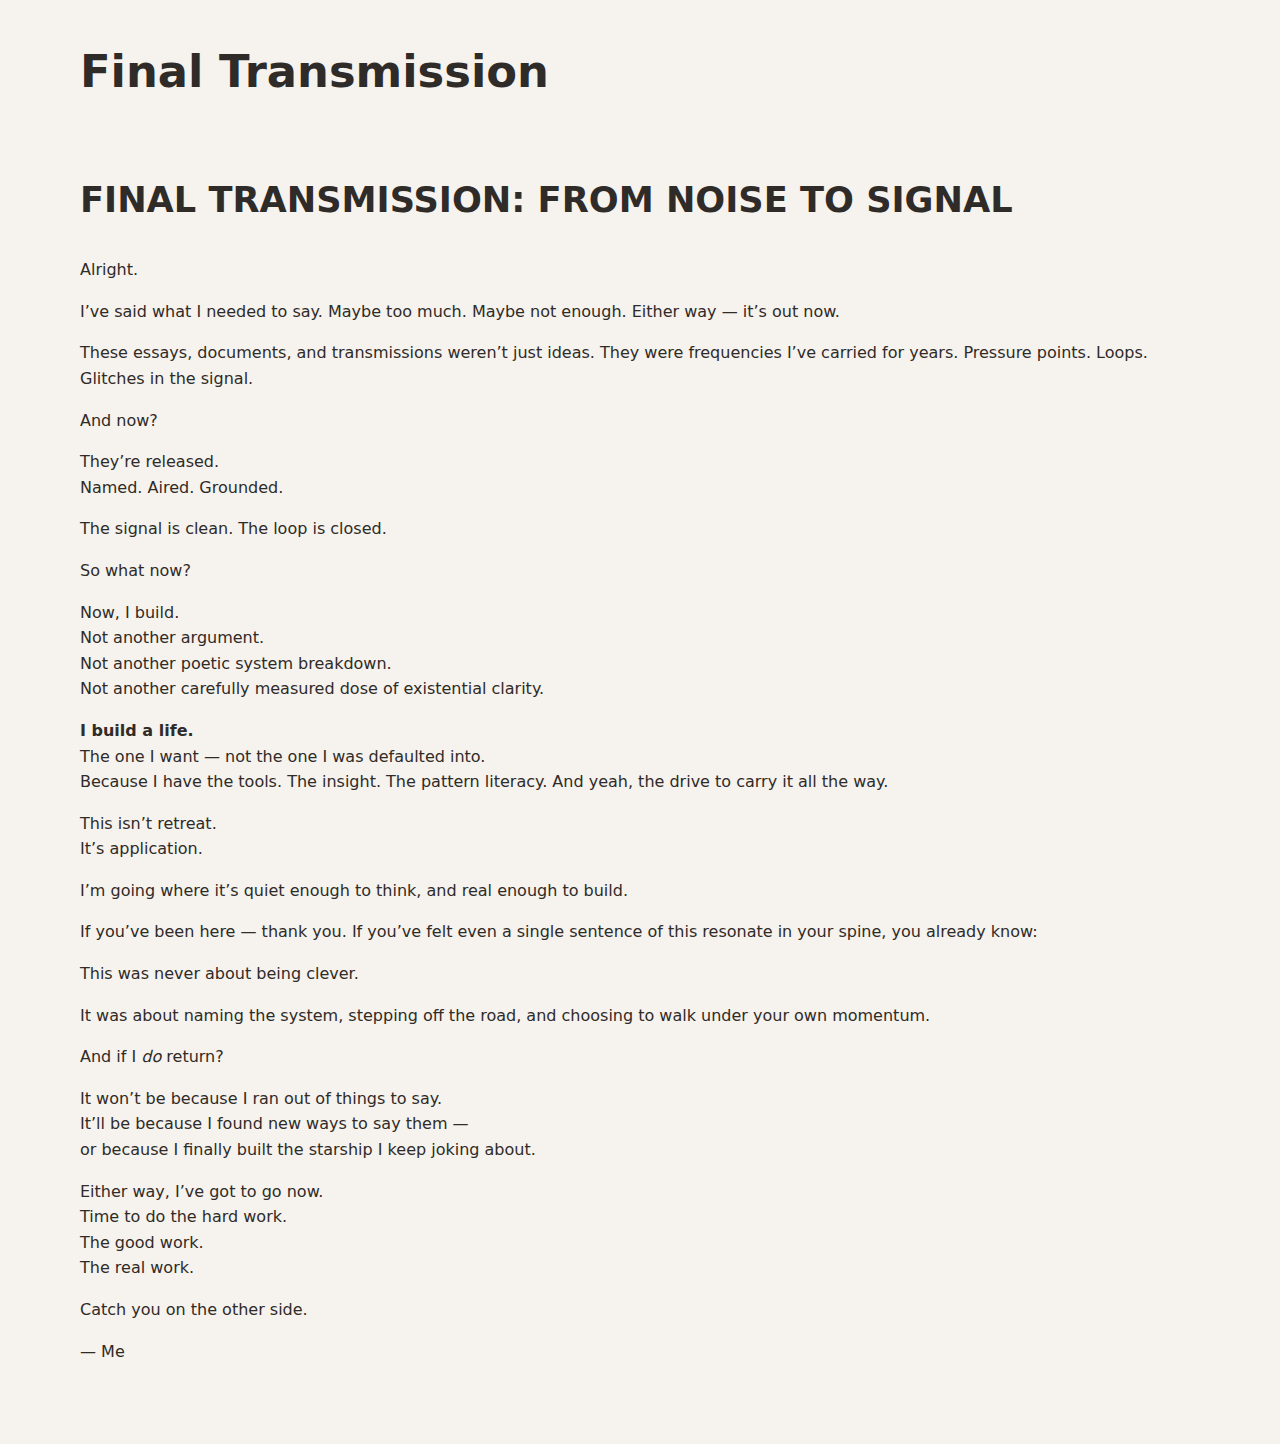
<file: final-transmission.html>
<!DOCTYPE html>
<html lang="lt">
  <head>
    <meta charset="UTF-8" />
    <meta name="viewport" content="width=device-width, initial-scale=1" />
    <title>cepelinai | Final Transmission</title>
    <link rel="stylesheet" href="./assets/css/style.css" />
  </head>
  <body>
    <a class="skip-link" href="#main">Skip to content</a>
    <div id="site-header"></div>

    <main id="main">
      <div class="container">
        <h1 class="page-title">Final Transmission</h1>

        <section class="section transmission">
          <div class="transmission-panel">
            <h2 class="transmission-title">FINAL TRANSMISSION: FROM NOISE TO SIGNAL</h2>
            <p>Alright.</p>
            <p>I’ve said what I needed to say. Maybe too much. Maybe not enough. Either way — it’s out now.</p>
            <p>
              These essays, documents, and transmissions weren’t just ideas. They were frequencies I’ve carried for
              years. Pressure points. Loops. Glitches in the signal.
            </p>
            <p>And now?</p>
            <p>They’re released.<br />Named. Aired. Grounded.</p>
            <p>The signal is clean. The loop is closed.</p>
            <p>So what now?</p>
            <p>
              Now, I build.<br />
              Not another argument.<br />
              Not another poetic system breakdown.<br />
              Not another carefully measured dose of existential clarity.
            </p>
            <p>
              <strong>I build a life.</strong><br />
              The one I want — not the one I was defaulted into.<br />
              Because I have the tools. The insight. The pattern literacy. And yeah, the drive to carry it all the way.
            </p>
            <p>This isn’t retreat.<br />It’s application.</p>
            <p>I’m going where it’s quiet enough to think, and real enough to build.</p>
            <p>
              If you’ve been here — thank you. If you’ve felt even a single sentence of this resonate in your spine, you
              already know:
            </p>
            <p>This was never about being clever.</p>
            <p>It was about naming the system, stepping off the road, and choosing to walk under your own momentum.</p>
            <p>And if I <em>do</em> return?</p>
            <p>
              It won’t be because I ran out of things to say.<br />
              It’ll be because I found new ways to say them —<br />
              or because I finally built the starship I keep joking about.
            </p>
            <p>
              Either way, I’ve got to go now.<br />
              Time to do the hard work.<br />
              The good work.<br />
              The real work.
            </p>
            <p class="transmission-signoff">Catch you on the other side.</p>
            <p class="transmission-footer">— Me</p>
          </div>
        </section>
      </div>
    </main>

    <div id="site-footer"></div>
    <script src="./assets/js/script.js" defer></script>
  </body>
</html>
</file>
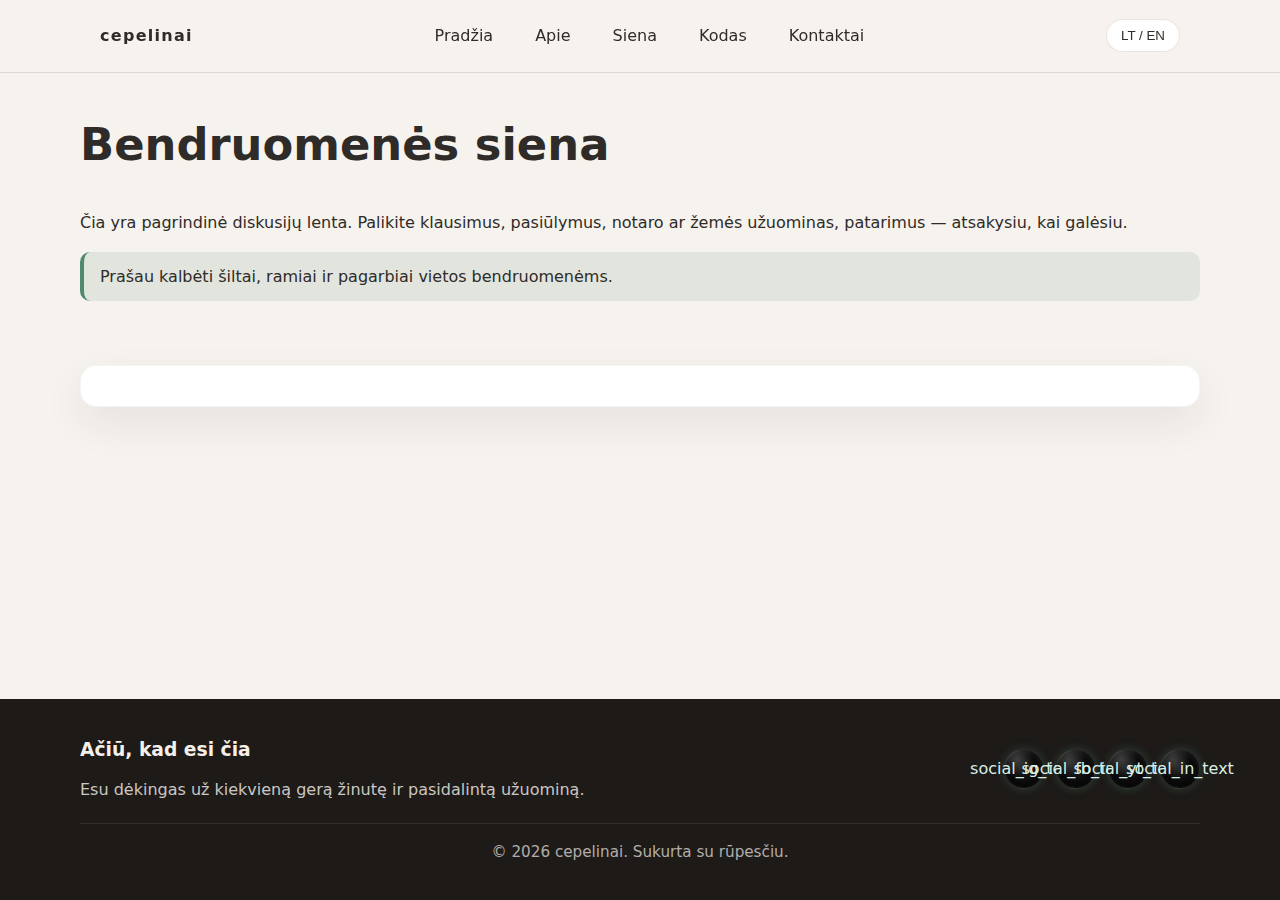
<file: wall.html>
<!DOCTYPE html>
<html lang="lt">
  <head>
    <meta charset="UTF-8" />
    <meta name="viewport" content="width=device-width, initial-scale=1" />
    <title>cepelinai | Wall</title>
    <link rel="stylesheet" href="./assets/css/style.css" />
  </head>
  <body>
    <a class="skip-link" href="#main" data-i18n="skip_link">Skip to content</a>
    <header class="site-header">
      <div class="header-inner">
        <a class="wordmark" href="./index.html" aria-label="cepelinai">cepelinai</a>
        <nav class="nav-links" aria-label="Primary">
          <a href="./index.html" data-i18n="nav_home">Home</a>
          <a href="./about.html" data-i18n="nav_about">About</a>
          <a href="./wall.html" data-i18n="nav_wall">Wall</a>
          <a href="./code.html" data-i18n="nav_code">Code</a>
          <a href="./contact.html" data-i18n="nav_contact">Contact</a>
        </nav>
        <button class="language-toggle" type="button" data-i18n="toggle_label" aria-label="Language toggle">
          LT / EN
        </button>
      </div>
    </header>

    <main id="main">
      <div class="container">
        <h1 class="page-title" data-i18n="wall_title">Community wall</h1>
        <p data-i18n="wall_intro">
          This is the main discussion board. Leave questions, offers, notary leads, land leads, or advice, and I’ll reply when I can.
        </p>
        <p class="notice" data-i18n="wall_note">
          Please keep it kind, grounded, and respectful of local communities and families.
        </p>

        <section class="section giscus-shell">
          <script
            src="https://giscus.app/client.js"
            data-repo="your-org/your-repo"
            data-repo-id="your-repo-id"
            data-category="General"
            data-category-id="your-category-id"
            data-mapping="pathname"
            data-reactions-enabled="1"
            data-input-position="top"
            data-theme="light"
            data-lang="lt"
            data-loading="lazy"
            crossorigin="anonymous"
            async
          ></script>
        </section>
      </div>
    </main>

    <footer class="site-footer">
      <div class="footer-inner">
        <div class="footer-top">
          <div class="footer-note">
            <h3 data-i18n="footer_title">Thank you for being here</h3>
            <p data-i18n="footer_line">I’m grateful for every kind message and every shared lead.</p>
          </div>
          <div class="social-links">
            <a class="social-link ig" href="#" data-i18n="social_ig_label" data-i18n-attr="aria-label" aria-label="Instagram">
              <span data-i18n="social_ig_text">IG</span>
            </a>
            <a class="social-link fb" href="#" data-i18n="social_fb_label" data-i18n-attr="aria-label" aria-label="Facebook">
              <span data-i18n="social_fb_text">F</span>
            </a>
            <a class="social-link yt" href="#" data-i18n="social_yt_label" data-i18n-attr="aria-label" aria-label="YouTube">
              <span data-i18n="social_yt_text">YT</span>
            </a>
            <a class="social-link in" href="#" data-i18n="social_in_label" data-i18n-attr="aria-label" aria-label="LinkedIn">
              <span data-i18n="social_in_text">IN</span>
            </a>
          </div>
        </div>
        <div class="footer-bottom" data-i18n="footer_copyright">
          © 2026 cepelinai. Built with care.
        </div>
      </div>
    </footer>

    <script src="./assets/js/script.js" defer></script>
  </body>
</html>
</file>
<file: assets/css/style.css>
:root {
  color-scheme: light;
  --bg: #f6f2ed;
  --card-bg: #ffffff;
  --text: #2f2b28;
  --muted: #6b625b;
  --accent: #4f8a6f;
  --accent-soft: rgba(79, 138, 111, 0.2);
  --border: rgba(47, 43, 40, 0.12);
  --shadow: 0 16px 40px rgba(47, 43, 40, 0.08);
  --radius: 16px;
  --radius-pill: 999px;
  --max-width: 1120px;
  --space-1: 8px;
  --space-2: 12px;
  --space-3: 16px;
  --space-4: 20px;
  --space-5: 28px;
  --space-6: 36px;
  --space-7: 48px;
  --space-8: 64px;
}

* {
  box-sizing: border-box;
}

html,
body {
  height: 100%;
}

body {
  margin: 0;
  min-height: 100vh;
  display: flex;
  flex-direction: column;
  font-family: system-ui, -apple-system, "Segoe UI", sans-serif;
  background: var(--bg);
  color: var(--text);
  line-height: 1.6;
}

main {
  flex: 1;
  padding: var(--space-6) var(--space-4) var(--space-8);
}

img {
  max-width: 100%;
  height: auto;
}

a {
  color: inherit;
  text-decoration: none;
}

a:focus-visible,
button:focus-visible,
input:focus-visible,
textarea:focus-visible {
  outline: 3px solid var(--accent);
  outline-offset: 3px;
}

.skip-link {
  position: absolute;
  left: -999px;
  top: var(--space-2);
  background: #ffffff;
  color: var(--text);
  padding: var(--space-2) var(--space-3);
  border-radius: var(--radius-pill);
  z-index: 1000;
  border: 1px solid var(--border);
}

.skip-link:focus-visible {
  left: var(--space-3);
}

.visually-hidden {
  position: absolute;
  width: 1px;
  height: 1px;
  padding: 0;
  margin: -1px;
  overflow: hidden;
  clip: rect(0, 0, 0, 0);
  white-space: nowrap;
  border: 0;
}

.site-header {
  position: sticky;
  top: 0;
  z-index: 100;
  backdrop-filter: blur(10px);
  background: rgba(246, 242, 237, 0.92);
  border-bottom: 1px solid var(--border);
}

.header-inner {
  max-width: var(--max-width);
  margin: 0 auto;
  padding: var(--space-3) var(--space-4);
  display: flex;
  align-items: center;
  justify-content: space-between;
  gap: var(--space-3);
  flex-wrap: wrap;
}

.wordmark {
  font-weight: 700;
  letter-spacing: 0.08em;
  text-transform: lowercase;
}

.nav-links {
  display: flex;
  flex-wrap: wrap;
  gap: var(--space-2);
  justify-content: center;
}

.nav-links a {
  padding: 6px 14px;
  border-radius: var(--radius-pill);
  border: 1px solid transparent;
  transition: background 0.2s ease, border-color 0.2s ease;
}

.nav-links a:hover,
.nav-links a:focus-visible {
  background: var(--accent-soft);
  border-color: var(--accent);
}

.language-toggle {
  border: 1px solid var(--border);
  background: #ffffff;
  color: var(--text);
  padding: 8px 14px;
  border-radius: var(--radius-pill);
  cursor: pointer;
  transition: transform 0.2s ease, border-color 0.2s ease;
}

.language-toggle:hover,
.language-toggle:focus-visible {
  border-color: var(--accent);
  transform: translateY(-1px);
}

.container {
  max-width: var(--max-width);
  margin: 0 auto;
}

.hero {
  display: grid;
  gap: var(--space-4);
}

.hero h1 {
  font-size: clamp(2rem, 4vw, 3rem);
  margin: 0;
}

.hero p {
  margin: 0;
  color: var(--muted);
}

.button-row {
  display: flex;
  flex-wrap: wrap;
  gap: var(--space-2);
}

.button {
  display: inline-flex;
  align-items: center;
  justify-content: center;
  padding: 12px 20px;
  border-radius: var(--radius-pill);
  border: 1px solid var(--accent);
  background: var(--accent);
  color: #ffffff;
  font-weight: 600;
  min-height: 44px;
  transition: transform 0.2s ease, box-shadow 0.2s ease;
}

.button.secondary {
  background: transparent;
  color: var(--accent);
}

.button:hover,
.button:focus-visible {
  transform: translateY(-1px);
  box-shadow: 0 10px 20px rgba(79, 138, 111, 0.2);
}

.section {
  margin-top: var(--space-8);
}

.section h2 {
  margin-top: 0;
  font-size: clamp(1.6rem, 3vw, 2.2rem);
}

.card-grid {
  display: grid;
  gap: var(--space-4);
}

.card {
  background: var(--card-bg);
  border-radius: var(--radius);
  padding: var(--space-4);
  box-shadow: var(--shadow);
  border: 1px solid rgba(79, 138, 111, 0.08);
}

.card h3 {
  margin-top: 0;
}

.form-card {
  background: var(--card-bg);
  border-radius: var(--radius);
  padding: var(--space-4);
  box-shadow: var(--shadow);
}

.form-field {
  display: flex;
  flex-direction: column;
  gap: 6px;
  margin-bottom: var(--space-3);
}

.form-field input,
.form-field textarea {
  padding: 12px 14px;
  border-radius: 12px;
  border: 1px solid var(--border);
  font-size: 1rem;
}

.form-field textarea {
  min-height: 140px;
  resize: vertical;
}

.form-actions {
  display: flex;
  flex-wrap: wrap;
  gap: var(--space-2);
}

.form-status {
  margin-top: var(--space-2);
  font-weight: 600;
}

.form-warning {
  margin-top: var(--space-2);
  background: rgba(241, 196, 15, 0.18);
  border-left: 4px solid #f1c40f;
  padding: var(--space-2) var(--space-3);
  border-radius: 10px;
  color: #5d4b00;
}

.giscus-shell {
  background: var(--card-bg);
  border-radius: var(--radius);
  padding: var(--space-4);
  box-shadow: var(--shadow);
  border: 1px solid rgba(79, 138, 111, 0.08);
}

.site-footer {
  background: #1d1a18;
  color: #f4efe9;
  padding: var(--space-6) var(--space-4);
}

.footer-inner {
  max-width: var(--max-width);
  margin: 0 auto;
  display: flex;
  flex-direction: column;
  gap: var(--space-4);
}

.footer-top {
  display: flex;
  flex-direction: column;
  gap: var(--space-4);
}

.footer-note h3 {
  margin: 0 0 var(--space-2) 0;
}

.footer-note p {
  margin: 0;
  color: rgba(244, 239, 233, 0.82);
}

.social-links {
  display: flex;
  gap: var(--space-2);
  align-items: center;
  justify-content: flex-end;
}

.social-link {
  width: 38px;
  height: 38px;
  border-radius: 50%;
  display: inline-flex;
  align-items: center;
  justify-content: center;
  border: 1px solid rgba(200, 200, 200, 0.18);
  color: #d9efe5;
  background:
    radial-gradient(circle at 30% 25%, rgba(255, 255, 255, 0.22), rgba(255, 255, 255, 0) 45%),
    radial-gradient(circle at 50% 60%, #1b1b1b, #050505 70%);
  box-shadow:
    inset 0 2px 6px rgba(255, 255, 255, 0.1),
    inset 0 -8px 14px rgba(0, 0, 0, 0.55),
    0 0 10px rgba(79, 138, 111, 0.35);
  transition: transform 0.2s ease, box-shadow 0.2s ease, border-color 0.2s ease, color 0.2s ease;
}

.social-mark {
  font-size: 0.8rem;
  line-height: 1;
}

.social-link svg {
  width: 19px;
  height: 19px;
  display: block;
}

.social-link:hover,
.social-link:focus-visible {
  transform: scale(1.06);
}

.social-link:focus-visible {
  outline: 3px solid var(--accent);
  outline-offset: 3px;
}

.social-link.ig:hover,
.social-link.ig:focus-visible {
  border-color: #e1306c;
  color: #e1306c;
  box-shadow:
    inset 0 2px 6px rgba(255, 255, 255, 0.1),
    inset 0 -8px 14px rgba(0, 0, 0, 0.55),
    0 0 12px rgba(225, 48, 108, 0.6);
}

.social-link.fb:hover,
.social-link.fb:focus-visible {
  border-color: #1877f2;
  color: #1877f2;
  box-shadow:
    inset 0 2px 6px rgba(255, 255, 255, 0.1),
    inset 0 -8px 14px rgba(0, 0, 0, 0.55),
    0 0 12px rgba(24, 119, 242, 0.6);
}

.social-link.yt:hover,
.social-link.yt:focus-visible {
  border-color: #ff0000;
  color: #ff0000;
  box-shadow:
    inset 0 2px 6px rgba(255, 255, 255, 0.1),
    inset 0 -8px 14px rgba(0, 0, 0, 0.55),
    0 0 12px rgba(255, 0, 0, 0.6);
}

.social-link.in:hover,
.social-link.in:focus-visible {
  border-color: #0a66c2;
  color: #0a66c2;
  box-shadow:
    inset 0 2px 6px rgba(255, 255, 255, 0.1),
    inset 0 -8px 14px rgba(0, 0, 0, 0.55),
    0 0 12px rgba(10, 102, 194, 0.6);
}

.footer-bottom {
  text-align: center;
  border-top: 1px solid rgba(244, 239, 233, 0.1);
  padding-top: var(--space-3);
  color: rgba(244, 239, 233, 0.7);
  font-size: 0.95rem;
}

.page-title {
  margin-top: 0;
  font-size: clamp(2rem, 4vw, 2.8rem);
}

.listing {
  padding-left: 1.2rem;
  color: var(--muted);
}

.notice {
  background: rgba(79, 138, 111, 0.12);
  border-left: 4px solid var(--accent);
  padding: var(--space-2) var(--space-3);
  border-radius: 10px;
}

@media (min-width: 768px) {
  .header-inner {
    flex-wrap: nowrap;
  }

  .hero {
    grid-template-columns: repeat(2, minmax(0, 1fr));
    align-items: center;
  }

  .card-grid {
    grid-template-columns: repeat(2, minmax(0, 1fr));
  }

  .footer-top {
    flex-direction: row;
    justify-content: space-between;
    align-items: center;
  }

  .social-link {
    width: 40px;
    height: 40px;
  }
}

@media (min-width: 1024px) {
  .card-grid.four {
    grid-template-columns: repeat(4, minmax(0, 1fr));
  }
}

@media (prefers-reduced-motion: reduce) {
  * {
    scroll-behavior: auto;
    transition: none !important;
  }
}
</file>
